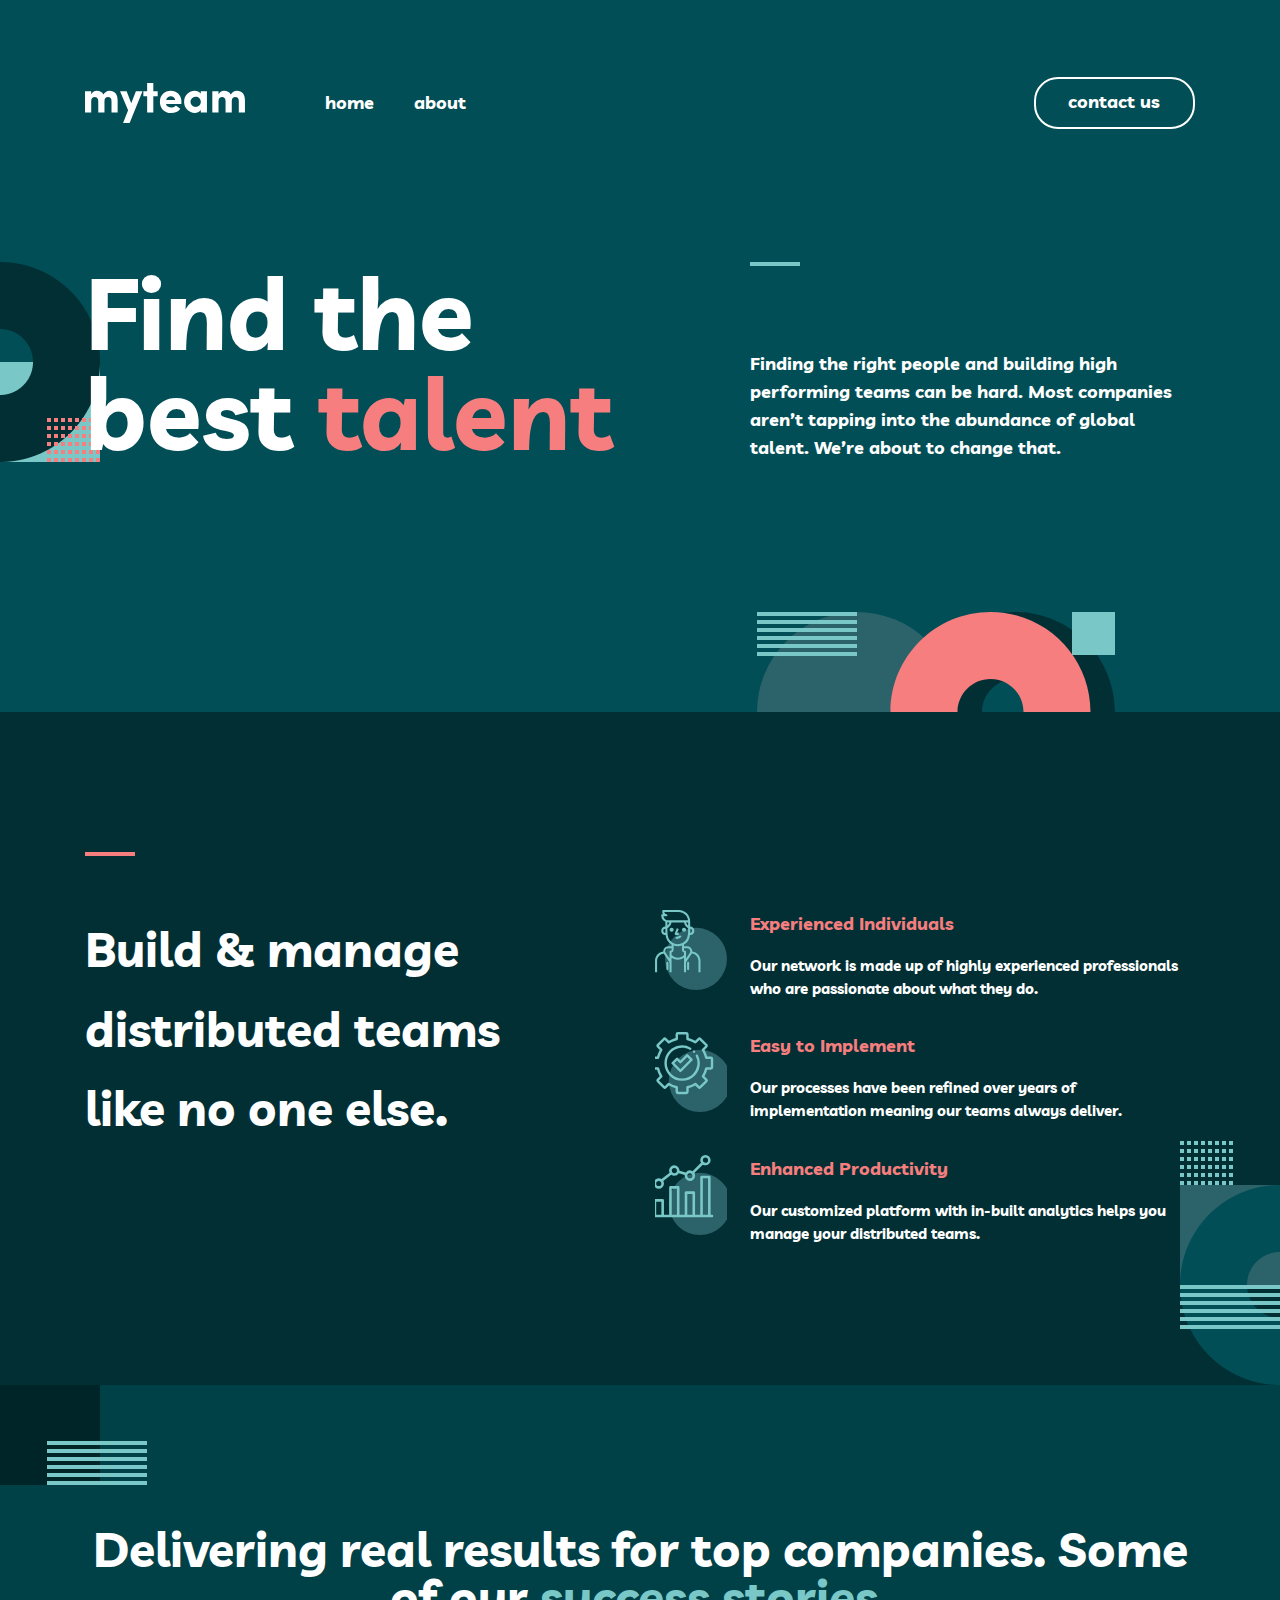
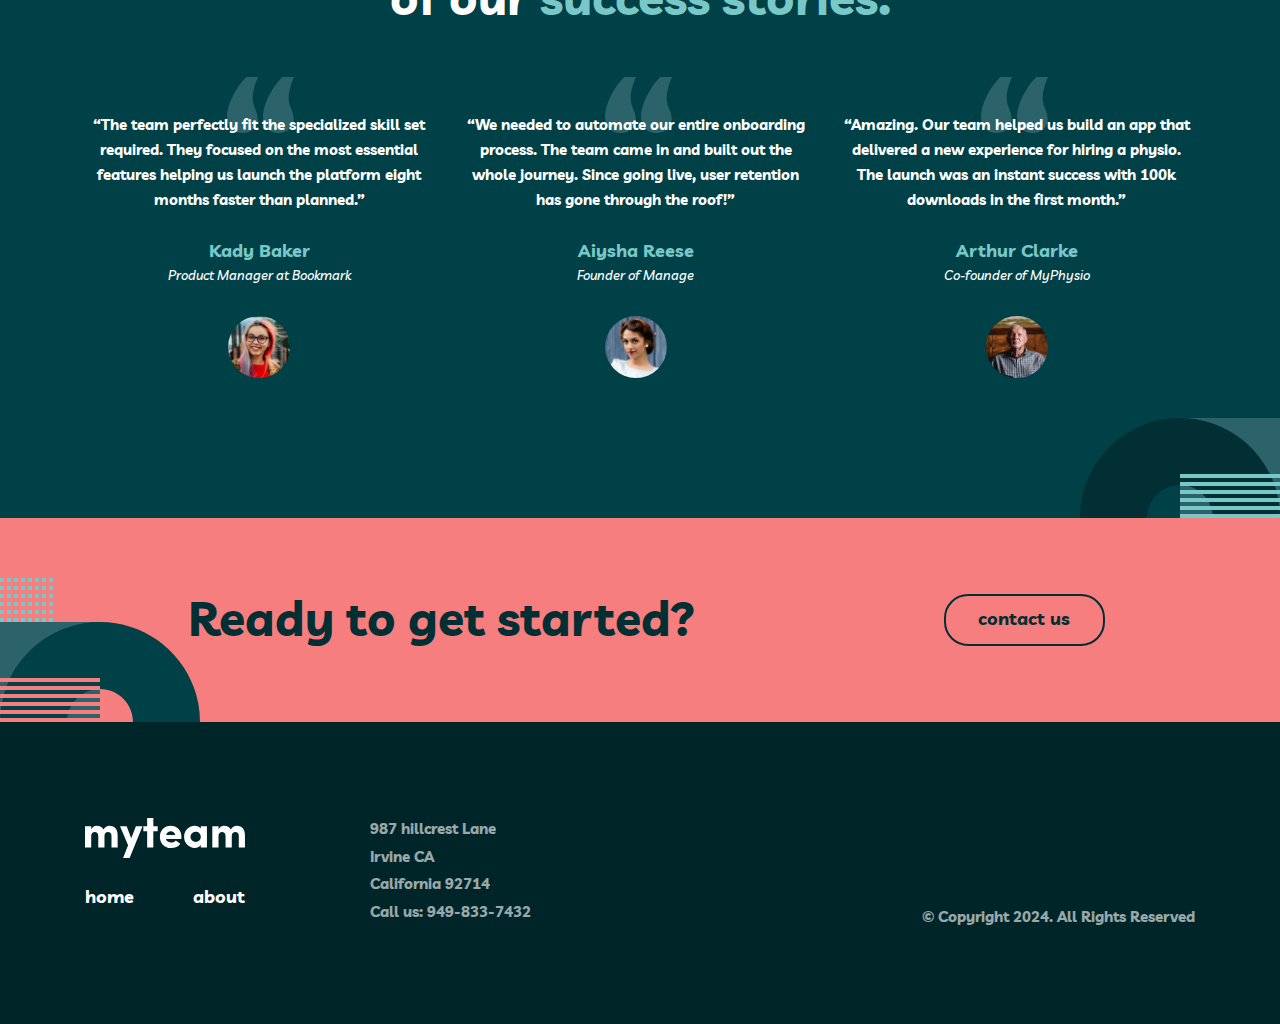
<file: index.html>
<!DOCTYPE html>
<html lang="en">
  <head>
    <meta charset="UTF-8" />
    <meta name="viewport" content="width=device-width, initial-scale=1.0" />
    <title>MT TEAM</title>
    <link
      rel="stylesheet"
      href="https://cdnjs.cloudflare.com/ajax/libs/font-awesome/6.5.2/css/all.min.css"
      integrity="sha512-SnH5WK+bZxgPHs44uWIX+LLJAJ9/2PkPKZ5QiAj6Ta86w+fsb2TkcmfRyVX3pBnMFcV7oQPJkl9QevSCWr3W6A=="
      crossorigin="anonymous"
      referrerpolicy="no-referrer"
    />
    <link rel="stylesheet" href="./css/normalize.css" />
    <link rel="stylesheet" href="./css/style.css" />
    <!-- <link rel="stylesheet" href="./css/style.min.css"> -->
  </head>
  <body>
    <!-- HEADER START -->
    <header class="header">
      <div class="header__container container">
        <div class="header-box">
          <a class="header-logo-link" href="#"
            ><img
              class="header-logo-img"
              src="./images/logo.svg"
              alt=""
              width=""
              height=""
          /></a>
          <nav class="sitenav">
            <ul class="sitenav-list">
              <li class="sitenav-item">
                <a class="sitenav-link" href="./index.html">home</a>
              </li>
              <li class="sitenav-item">
                <a class="sitenav-link" href="./pages/about/about.html"
                  >about</a
                >
              </li>
            </ul>
          </nav>
        </div>
        <a class="header-link btn" href="./pages/contacts/contact.html"
          >contact us</a
        >
        <img
          class="sitenav-img"
          src="./images/icon-hamburger.svg"
          alt=""
          width="20"
          height="17"
        />
      </div>
      <section class="hero">
        <div class="hero__container container">
          <h1 class="hero__container-title">
            Find the <br />
            best <span>talent</span>
          </h1>
          <div class="hero__container-text">
            <hr />
            <p class="hero__container-description">
              Finding the right people and building high performing teams can be
              hard. Most companies aren’t tapping into the abundance of global
              talent. We’re about to change that.
            </p>
          </div>
        </div>
      </section>

      <!-- HUMBURGER -->
      <div class="mobile-nav">
        <nav>
          <a class="humburger-link" href="./index.html">home</a>
          <a class="humburger-link" href="./pages/about/about.html">about</a>
          <a href="./pages/contacts/contact.html" class="mobile-btn header__btn btn">contact us</a>
        </nav>
      </div>
    </header>
    <!-- HEADER END -->

    <!-- MAIN START -->
    <main class="main">
      <section class="features">
        <div class="feature__container container">
          <hr class="main-hr" />

          <div class="feature__container-text">
            <h2 class="feature__container-title">
              Build & manage distributed teams like no one else.
            </h2>

            <div class="features__list">
              <div class="feature__item">
                <img
                  class="feature__item-img"
                  src="./images/icon-person.svg"
                  alt=""
                />
                <div class="feature__item__text">
                  <h3 class="feature__item__text-title">
                    Experienced Individuals
                  </h3>
                  <p class="feature__item__text-description">
                    Our network is made up of highly experienced professionals
                    who are passionate about what they do.
                  </p>
                </div>
              </div>
              <div class="feature__item">
                <img
                  class="feature__item-img"
                  src="./images/icon-cog.svg"
                  alt=""
                />
                <div class="feature__item__text">
                  <h3 class="feature__item__text-title">Easy to Implement</h3>
                  <p class="feature__item__text-description">
                    Our processes have been refined over years of implementation
                    meaning our teams always deliver.
                  </p>
                </div>
              </div>
              <div class="feature__item">
                <img
                  class="feature__item-img"
                  src="./images/icon-chart.svg"
                  alt=""
                />
                <div class="feature__item__text">
                  <h3 class="feature__item__text-title">
                    Enhanced Productivity
                  </h3>
                  <p class="feature__item__text-description">
                    Our customized platform with in-built analytics helps you
                    manage your distributed teams.
                  </p>
                </div>
              </div>
            </div>
          </div>
        </div>
      </section>

      <section class="home">
        <div class="home__container container">
          <h2 class="home__container-title">
            Delivering real results for top companies. Some of our
            <span>success stories.</span>
          </h2>
          <div class="home__container-wrapper">
            <div class="home__container-texts">
              <p class="home__container-description">
                “The team perfectly fit the specialized skill set required. They
                focused on the most essential features helping us launch the
                platform eight months faster than planned.”
              </p>
              <h3 class="home__container-name">Kady Baker</h3>
              <p class="home__container-name-text">
                Product Manager at Bookmark
              </p>
              <img
                class="home__container-img"
                src="./images/avatar-kady.jpg"
                alt=""
                width="62"
                height="62"
              />
            </div>
            <div class="home__container-texts">
              <p class="home__container-description">
                “We needed to automate our entire onboarding process. The team
                came in and built out the whole journey. Since going live, user
                retention has gone through the roof!”
              </p>
              <h3 class="home__container-name">Aiysha Reese</h3>
              <p class="home__container-name-text">Founder of Manage</p>
              <img
                class="home__container-img"
                src="./images/avatar-aiysha.jpg"
                alt=""
                width="62"
                height="62"
              />
            </div>
            <div class="home__container-texts">
              <p class="home__container-description">
                “Amazing. Our team helped us build an app that delivered a new
                experience for hiring a physio. The launch was an instant
                success with 100k downloads in the first month.”
              </p>
              <h3 class="home__container-name">Arthur Clarke</h3>
              <p class="home__container-name-text">Co-founder of MyPhysio</p>
              <img
                class="home__container-img"
                src="./images/avatar-arthur.jpg"
                alt=""
                width="62"
                height="62"
              />
            </div>
          </div>
        </div>
      </section>
      <section class="ready">
        <div class="ready__container container">
          <h2 class="ready__container-title">Ready to get started?</h2>
          <a class="ready__container-btn btn" href="./pages/contacts/contact.html">contact us</a>
        </div>
      </section>
    </main>
    <!-- MAIN END -->

    <!-- FOOTER START -->
    <footer class="footer">
      <div class="footer">
        <div class="footer__container container">
          <div class="footer-left">
            <div class="footer-left__logo">
              <img class="footer__logo-img" src="./images/logo.svg" alt="" />
              <ul class="footer-nav">
                <li>
                  <a href="./index.html" class="footer-link">home</a>
                </li>
                <li>
                  <a href="./pages/about/about.html" class="footer-link"
                    >about</a
                  >
                </li>
              </ul>
              <div class="footer-nav__icon">
                <a href="#"> <i class="fa-brands fa-square-facebook"></i></a>
                <a href="#"><i class="fa-brands fa-pinterest"></i></a>
                <a href="#"> <i class="fa-brands fa-twitter"></i></a>
              </div>
            </div>
            <div class="footer-left__contact">
              <p class="footer-left__contact__item">987 hillcrest Lane</p>
              <p class="footer-left__contact__item">Irvine CA</p>
              <p class="footer-left__contact__item">California 92714</p>
              <a href="tel: 949-833-7432" class="footer-left__contact__item contact-margin">
                Call us:  949-833-7432
              </a>
            </div>
          </div>
          <div class="footer-right">
            <div class="footer-right__contact footer-left__contact">
              <p class="footer-left__contact__item">987 hillcrest Lane</p>
              <p class="footer-left__contact__item">Irvine CA</p>
              <p class="footer-left__contact__item">California 92714</p>
              <a href="tel: 949-833-7432" class="footer-left__contact__item"
                >Call us:  949-833-7432</a
              >
            </div>
            <div class="footer-icon">
              <a href="#"> <i class="fa-brands fa-square-facebook"></i></a>
              <a href="#"><i class="fa-brands fa-pinterest"></i></a>
              <a href="#"> <i class="fa-brands fa-twitter"></i></a>
            </div>
            <div>
              <p class="copyright">
                &copy; Copyright 2024. All Rights Reserved
              </p>
            </div>
          </div>
        </div>
      </div>
    </footer>
    <!-- FOOTER END -->

    <!-- <script>
      document
        .querySelector(".sitenav-img")
        .addEventListener("click", function () {
          document.querySelector(".mobile-nav").style.transform =
            "translateX(0)";
        });

      document
        .querySelector(".mobile-nav")
        .addEventListener("click", function () {
          this.style.transform = "translateX(200%)";
        });
    </script> -->
  </body>
</html>
</file>
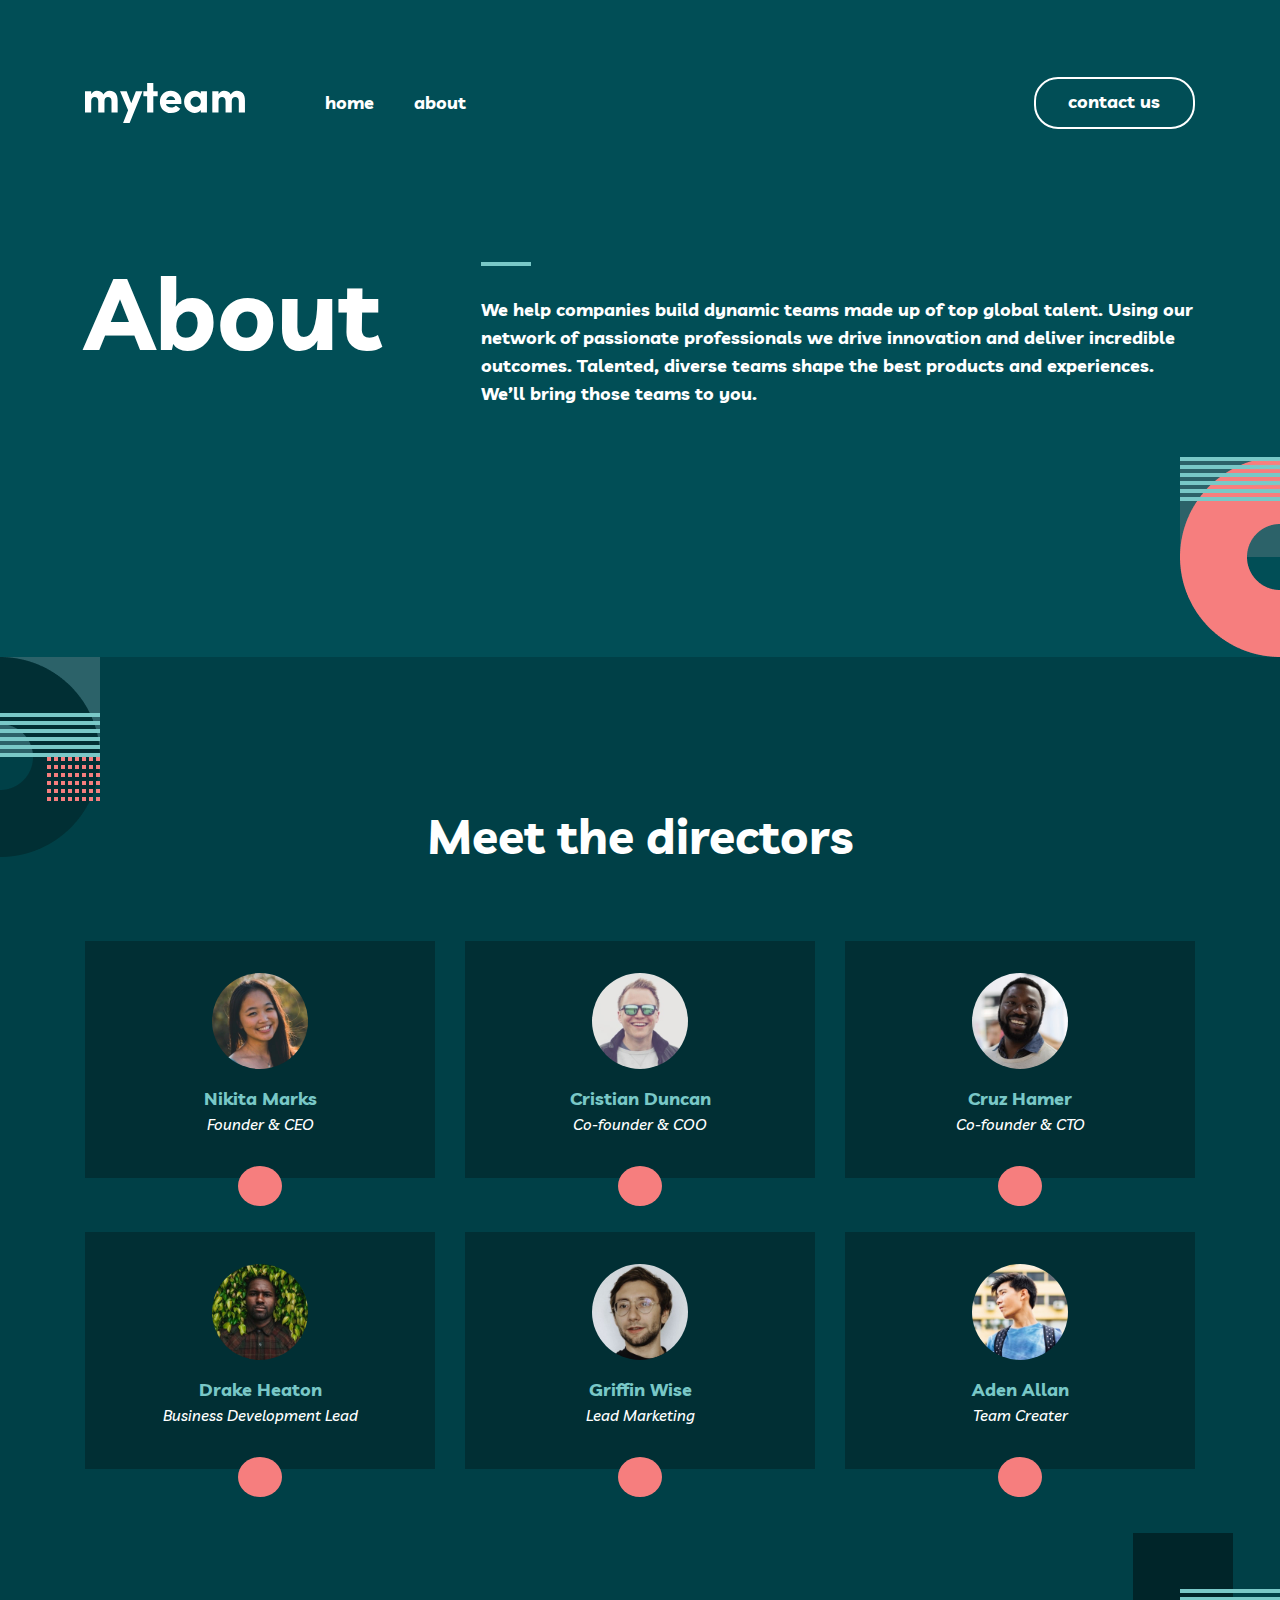
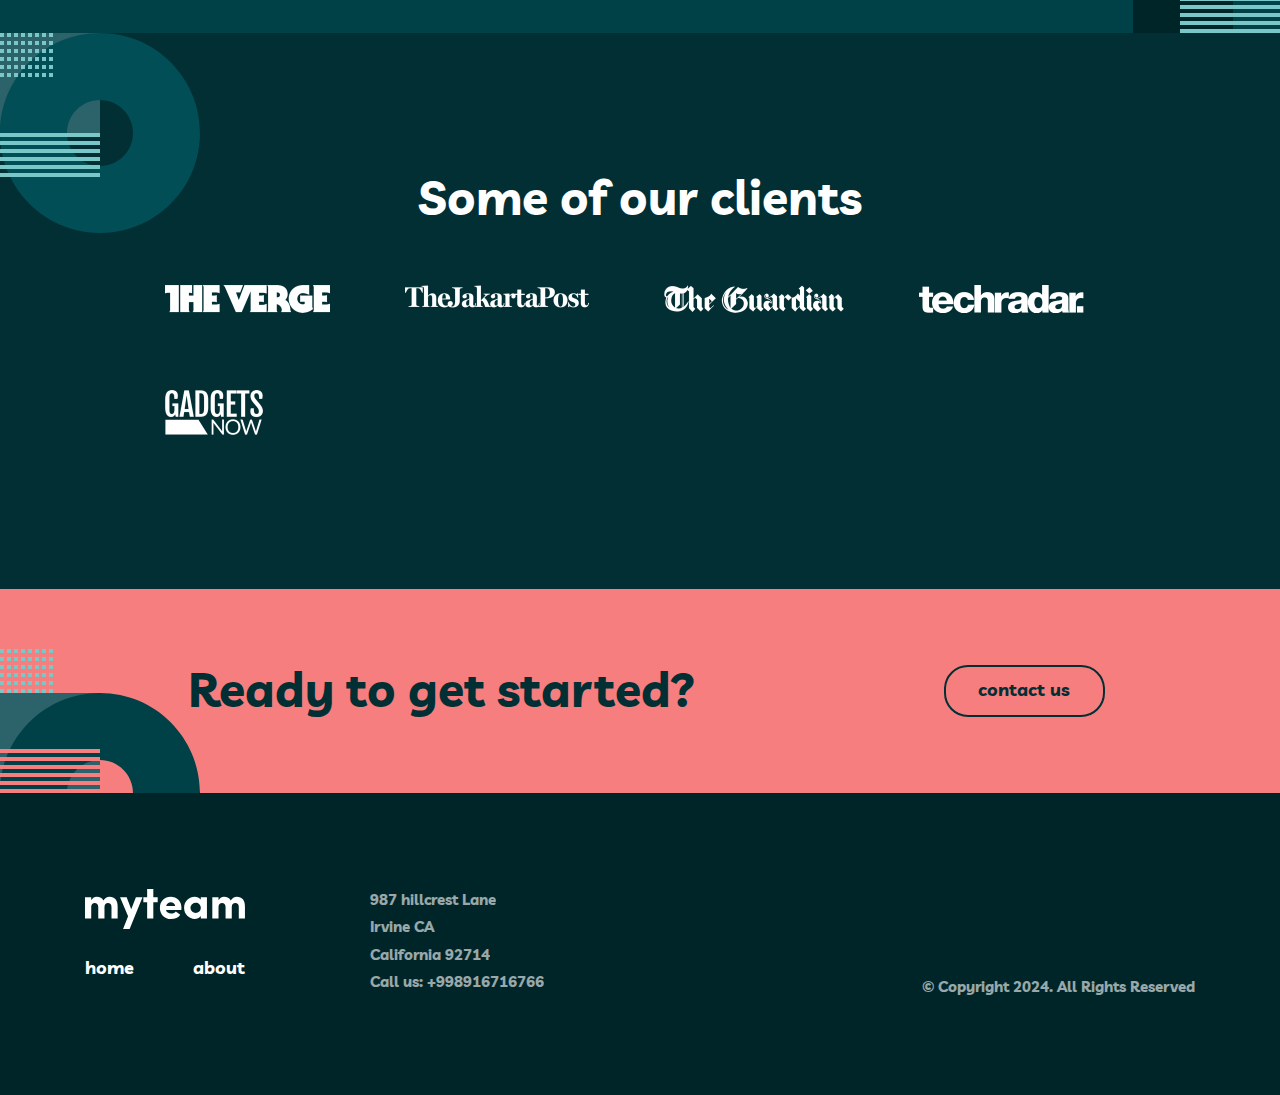
<file: pages/about/about.html>
<!DOCTYPE html>
<html lang="en">
  <head>
    <meta charset="UTF-8" />
    <meta name="viewport" content="width=device-width, initial-scale=1.0" />
    <link rel="stylesheet" href="./about.css" />
    <title>Document</title>
    <link
      rel="stylesheet"
      href="https://cdnjs.cloudflare.com/ajax/libs/font-awesome/6.5.2/css/all.min.css"
      integrity="sha512-SnH5WK+bZxgPHs44uWIX+LLJAJ9/2PkPKZ5QiAj6Ta86w+fsb2TkcmfRyVX3pBnMFcV7oQPJkl9QevSCWr3W6A=="
      crossorigin="anonymous"
      referrerpolicy="no-referrer"
    />
    <link rel="stylesheet" href="../../css/style.css" />
    <link rel="stylesheet" href="./about.css" />
  </head>
  <body>
    <!-- HEADER START -->
    <header class="header">
      <div class="header__container container">
        <div class="header-box">
          <a class="header-logo-link" href="#"
            ><img
              class="header-logo-img"
              src="../../images/logo.svg"
              alt=""
          /></a>
          <nav class="sitenav">
            <ul class="sitenav-list">
              <li class="sitenav-item">
                <a class="sitenav-link" href="../../index.html">home</a>
              </li>
              <li class="sitenav-item">
                <a class="sitenav-link" href="./about.html">about</a>
              </li>
            </ul>
          </nav>
        </div>
        <a class="header-link btn" href="../contacts/contact.html">contact us</a>
        <img
          class="sitenav-img"
          src="../../images/icon-hamburger.svg"
          alt=""
          width="20"
          height="17"
        />
      </div>
      <section class="hero">
        <div class="hero__container container">
          <h1 class="hero__container-title">About</h1>
          <div class="hero__container-text">
            <hr />
            <p class="hero-description">
              We help companies build dynamic teams made up of top global
              talent. Using our network of passionate professionals we drive
              innovation and deliver incredible outcomes. Talented, diverse
              teams shape the best products and experiences. We’ll bring those
              teams to you.
            </p>
          </div>
        </div>
      </section>

      <!-- HUMBURGER -->
      <div class="mobile-nav">
        <nav>
          <a class="humburger-link" href="../../index.html">home</a>
          <a class="humburger-link" href="./about.html">about</a>
          <a href="../contacts/contact.html" class="mobile-btn header__btn btn">contact us</a>
        </nav>
      </div>
    </header>
    <!-- HEADER END -->

    <!-- MAIN START -->
    <main class="main">
      <section class="feature">
        <div class="feature__container container">
          <h2 class="feature__container-title">Meet the directors</h2>
          <div class="cards ">
            <div class="card">
              <div class="card-wrapper">
                <img class="card-img" src="../../images/avatar-nikita.jpg" alt="" width="96" height="96" />
                <h4 class="card-img-name">Nikita Marks</h4>
                <p class="card-text">Founder & CEO</p>
              </div>
              <div class="card-icon"><i class="fa-sharp fa-solid fa-plus icon "></i></div>
              <div class="bg__card">
                <div class="bg-card-wrapper">
                  <h4 class="bg__card-title">Nikita Marks</h4>
                  <p class="bg__card-text">“Nikita Marks-<i>Empowered teams create truly amazing products. Set the north star and let them follow it.</i>”</p>
                  <i class="fa-brands fa-twitter "></i>
                  <i class="fa-brands fa-linkedin "></i>
                </div>
              </div>
            </div>
            <div class="card">
              <div class="card-wrapper">
                <img class="card-img" src="../../images/avatar-christian.jpg" alt="" width="96" height="96" />
                <h4 class="card-img-name">Cristian Duncan</h4>
                <p class="card-text">Co-founder & COO</p>
              </div>
              <div class="card-icon"><i class="fa-sharp fa-solid fa-plus icon "></i></div>
              <div class="bg__card">
                <div class="bg-card-wrapper">
                  <h4 class="bg__card-title">Cristian Duncan</h4>
                  <p class="bg__card-text">“Cristian Dunc<i>an-Empowered teams create truly amazing products. Set the north star and let them follow it.</i>”</p>
                  <i class="fa-brands fa-twitter "></i>
                  <i class="fa-brands fa-linkedin "></i>
                </div>
              </div>
            </div>
            <div class="card">
              <div class="card-wrapper">
                <img class="card-img" src="../../images/avatar-cruz.jpg" alt="" width="96" height="96" />
                <h4 class="card-img-name">Cruz Hamer</h4>
                <p class="card-text">Co-founder & CTO</p>
              </div>
              <div class="card-icon"><i class="fa-sharp fa-solid fa-plus icon "></i></div>
              <div class="bg__card">
                <div class="bg-card-wrapper">
                  <h4 class="bg__card-title">Cruz Hamer</h4>
                  <p class="bg__card-text">“Cruz Hamer-Em<i>powered teams create truly amazing products. Set the north star and let them follow it.</i>”</p>
                  <i class="fa-brands fa-twitter "></i>
                  <i class="fa-brands fa-linkedin "></i>
                </div>
              </div>
            </div>
            <div class="card">
              <div class="card-wrapper">
                <img class="card-img" src="../../images/avatar-drake.jpg" alt="" width="96" height="96" />
                <h4 class="card-img-name">Drake Heaton</h4>
                <p class="card-text">Business Development Lead</p>
              </div>
              <div class="card-icon"><i class="fa-sharp fa-solid fa-plus icon "></i></div>
              <div class="bg__card">
                <div class="bg-card-wrapper">
                  <h4 class="bg__card-title">Drake Heaton</h4>
                  <p class="bg__card-text">“Drake Heaton-<i>Empowered teams create truly amazing products. Set the north star and let them follow it.</i>”</p>
                  <i class="fa-brands fa-twitter "></i>
                  <i class="fa-brands fa-linkedin "></i>
                </div>
              </div>
            </div>
            <div class="card">
              <div class="card-wrapper">
                <img class="card-img" src="../../images/avatar-griffin.jpg" alt="" width="96" height="96" />
                <h4 class="card-img-name">Griffin Wise</h4>
                <p class="card-text">Lead Marketing</p>
              </div>
              <div class="card-icon"><i class="fa-sharp fa-solid fa-plus icon "></i></div>
              <div class="bg__card">
                <div class="bg-card-wrapper">
                  <h4 class="bg__card-title">Griffin Wise</h4>
                  <p class="bg__card-text">“Griffin Wise-<i>Empowered teams create truly amazing products. Set the north star and let them follow it.</i>”</p>
                  <i class="fa-brands fa-twitter "></i>
                  <i class="fa-brands fa-linkedin "></i>
                </div>
              </div>
            </div>
            <div class="card">
              <div class="card-wrapper">
                <img class="card-img" src="../../images/avatar-aden.jpg" alt="" width="96" height="96" />
                <h4 class="card-img-name">Aden Allan</h4>
                <p class="card-text">Team Creater</p>
              </div>
              <div class="card-icon"><i class="fa-sharp fa-solid fa-plus icon "></i></div>
               <div class="bg__card">
              <div class="bg-card-wrapper">
                <h4 class="bg__card-title">Aden Allan</h4>
                <p class="bg__card-text">“Aden Allan-<i>Empowered teams create truly amazing products. Set the north star and let them follow it.</i>”</p>
                <i class="fa-brands fa-twitter "></i>
                <i class="fa-brands fa-linkedin "></i>
              </div>
            </div>
            </div>

          </div>

        </div>
      </section>

      <section class="clients">
        <div class="clients__container container">
          <h2 class="clients__container-title">Some of our clients</h2>
          <ul class="clients__container-list">
            <li class="clients__container-item"><a class="clients__container-link" href="#"><img class="clients__container-img first" src="../../images/logo-the-verge.png" alt="" width="165" height="28"></a></li>
            <li class="clients__container-item"><a class="clients__container-link" href="#"><img class="clients__container-img second" src="../../images/logo-jakarta-post.png" alt="" width="184" height="23"></a></li>
            <li class="clients__container-item"><a class="clients__container-link" href="#"><img class="clients__container-img third" src="../../images/logo-the-guardian.png" alt="" width="180" height="28"></a></li>
            <li class="clients__container-item"><a class="clients__container-link" href="#"><img class="clients__container-img fourth" src="../../images/logo-tech-radar.png" alt="" width="165" height="28"></a></li>
            <li class="clients__container-item"><a class="clients__container-link" href="#"><img class="clients__container-img fifth" src="../../images/logo-gadgets-now.png" alt="" width="98" height="45"></a></li>
          </ul>
        </div>
      </section>

      <section class="ready">
        <div class="ready__container container">
          <h2 class="ready__container-title">Ready to get started?</h2>
          <a class="ready__container-btn btn" href="../contacts/contact.html">contact us</a>
        </div>
      </section>
    </main>
    <!-- MAIN END -->

    <!-- FOOTER START -->
    <footer class="footer">
      <div class="footer">
        <div class="footer__container container">
          <div class="footer-left">
            <div class="footer-left__logo">
              <img
                class="footer__logo-img"
                src="../../images/logo.svg"
                alt=""
              />
              <ul class="footer-nav">
                <li>
                  <a href="../../index.html" class="footer-link">home</a>
                </li>
                <li>
                  <a href="../../pages/about/about.html" class="footer-link"
                    >about</a
                  >
                </li>
              </ul>
              <div class="footer-nav__icon">
                <a href="#"> <i class="fa-brands fa-square-facebook"></i></a>
                <a href="#"><i class="fa-brands fa-pinterest"></i></a>
                <a href="#"> <i class="fa-brands fa-twitter"></i></a>
              </div>
            </div>
            <div class="footer-left__contact">
              <p class="footer-left__contact__item">987 hillcrest Lane</p>
              <p class="footer-left__contact__item">Irvine CA</p>
              <p class="footer-left__contact__item">California 92714</p>
              <a href="tel:" class="footer-left__contact__item contact-margin">
                Call us: +998916716766
              </a>
            </div>
          </div>
          <div class="footer-right">
            <div class="footer-right__contact footer-left__contact">
              <p class="footer-left__contact__item">987 hillcrest Lane</p>
              <p class="footer-left__contact__item">Irvine CA</p>
              <p class="footer-left__contact__item">California 92714</p>
              <a href="tel:" class="footer-left__contact__item"
                >Call us: +99891 6716766</a
              >
            </div>
            <div class="footer-icon">
              <a href="#"> <i class="fa-brands fa-square-facebook"></i></a>
              <a href="#"><i class="fa-brands fa-pinterest"></i></a>
              <a href="#"> <i class="fa-brands fa-twitter"></i></a>
            </div>
            <div>
              <p class="copyright">
                &copy; Copyright 2024. All Rights Reserved
              </p>
            </div>
          </div>
        </div>
      </div>
    </footer>
    <!-- FOOTER END -->
    <script>
      document
        .querySelector(".sitenav-img")
        .addEventListener("click", function () {
          document.querySelector(".mobile-nav").style.transform =
            "translateX(0)";
        });

      document
        .querySelector(".mobile-nav")
        .addEventListener("click", function () {
          this.style.transform = "translateX(200%)";
        });
    </script>
  </body>
</html>
</file>
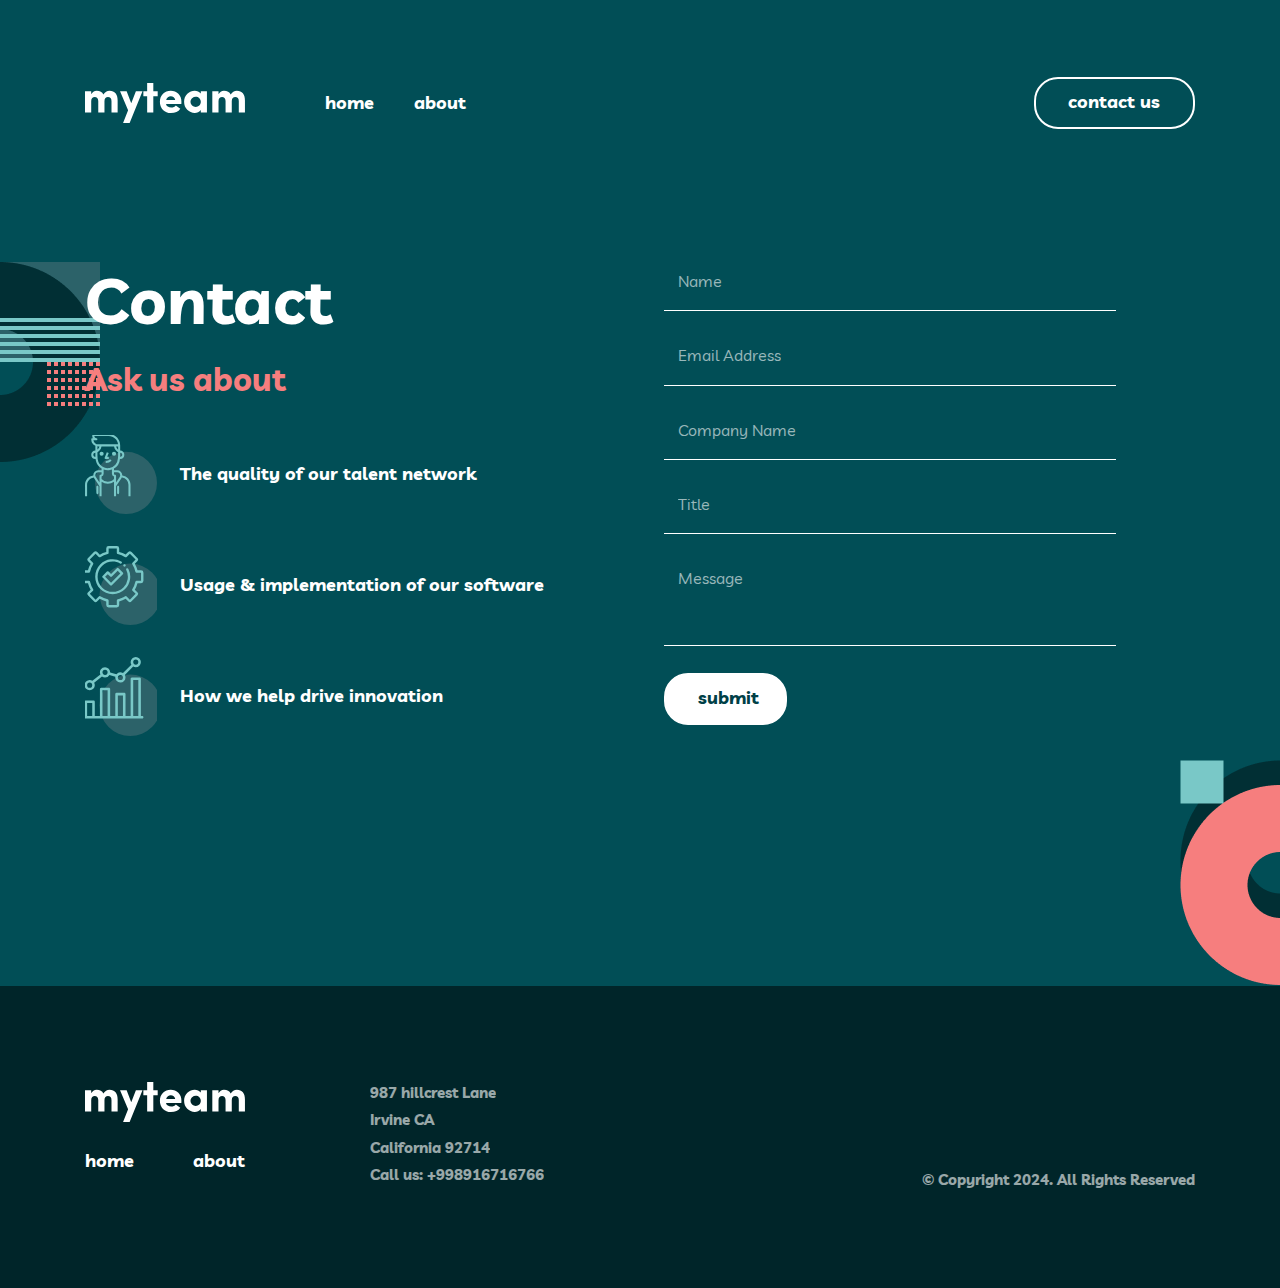
<file: pages/contacts/contact.html>
<!DOCTYPE html>
<html lang="en">
  <head>
    <meta charset="UTF-8" />
    <meta name="viewport" content="width=device-width, initial-scale=1.0" />
    <link rel="stylesheet" href="./contact.css" />
    <title>Document</title>
    <link
      rel="stylesheet"
      href="https://cdnjs.cloudflare.com/ajax/libs/font-awesome/6.5.2/css/all.min.css"
      integrity="sha512-SnH5WK+bZxgPHs44uWIX+LLJAJ9/2PkPKZ5QiAj6Ta86w+fsb2TkcmfRyVX3pBnMFcV7oQPJkl9QevSCWr3W6A=="
      crossorigin="anonymous"
      referrerpolicy="no-referrer"
    />
    <link rel="stylesheet" href="../../css/style.css" />
    <link rel="stylesheet" href="./contact.css" />
  </head>
  <body>
    <!-- HEADER START -->
    <header class="header">
      <div class="header__container container">
        <div class="header-box">
          <a class="header-logo-link" href="#"
            ><img
              class="header-logo-img"
              src="../../images/logo.svg"
              alt=""
              width=""
              height=""
          /></a>
          <nav class="sitenav">
            <ul class="sitenav-list">
              <li class="sitenav-item">
                <a class="sitenav-link" href="../../index.html">home</a>
              </li>
              <li class="sitenav-item">
                <a class="sitenav-link" href="../about/about.html">about</a>
              </li>
            </ul>
          </nav>
        </div>
        <a class="header-link btn" href="./contact.html">contact us</a>
        <img
          class="sitenav-img"
          src="../../images/icon-hamburger.svg"
          alt=""
          width="20"
          height="17"
        />
      </div>
      <!-- HUMBURGER -->
      <div class="mobile-nav">
        <nav>
          <a class="humburger-link" href="../../index.html">home</a>
          <a class="humburger-link" href="../about/about.html">about</a>
          <a href="./contact.html" class="mobile-btn header__btn btn"
            >contact us</a
          >
        </nav>
      </div>


       <!-- HUMBURGER -->
       <div class="mobile-nav">
        <nav>
          <a class="humburger-link" href="./index.html">home</a>
          <a class="humburger-link" href="./pages/about/about.html">about</a>
          <a href="./pages/contacts/contact.html" class="mobile-btn header__btn btn">contact us</a>
        </nav>
      </div>
    </header>
    <!-- HEADER END -->

    <!-- MAIN START -->
    <main class="main">
      <section class="hero">
        <div class="hero__container container">
          <div class="hero__container-text">
            <h1 class="hero__container-title">Contact</h1>
            <h2 class="hero__container-recomendation">Ask us about</h2>
            <div class="features__list">
              <div class="feature__item">
                <img
                  class="feature__item-img"
                  src="../../images/icon-person.svg"
                  alt=""
                />
                <div class="feature__item__text">
                  <p class="feature__item__text-description">
                    The quality of our talent network
                  </p>
                </div>
              </div>
              <div class="feature__item">
                <img
                  class="feature__item-img"
                  src="../../images/icon-cog.svg"
                  alt=""
                />
                <div class="feature__item__text">
                  <p class="feature__item__text-description">
                    Usage & implementation of our software
                  </p>
                </div>
              </div>
              <div class="feature__item">
                <img
                  class="feature__item-img"
                  src="../../images/icon-chart.svg"
                  alt=""
                />
                <div class="feature__item__text">
                  <p class="feature__item__text-description">
                    How we help drive innovation
                  </p>
                </div>
              </div>
            </div>
          </div>
          <div class="form-wrapper">
            <form class="form" action="">
              <label class="form-label">
                <input class="form-input" type="text" placeholder="Name" required>
              </label>
              <label class="form-label">
                <input class="form-input" type="text" placeholder="Email Address" required>
              </label>
              <label class="form-label">
                <input class="form-input" type="text" placeholder="Company Name" required>
              </label>
              <label class="form-label">
                <input class="form-input" type="text" placeholder="Title" required>
              </label>
              <label class="form-label">
                <textarea class="form-input"rea cols="30" rows="3" placeholder="Message" required></textarea>
              </label>
           <button class="form-btn btn">submit</button>

            </form>
          </div>
        </div>

      </section>
    </main>
    <!-- MAIN END -->

    <!-- FOOTER START -->
    <footer class="footer">
      <div class="footer">
        <div class="footer__container container">
          <div class="footer-left">
            <div class="footer-left__logo">
              <img
                class="footer__logo-img"
                src="../../images/logo.svg"
                alt=""
              />
              <ul class="footer-nav">
                <li>
                  <a href="../../index.html" class="footer-link">home</a>
                </li>
                <li>
                  <a href="../about/about.html" class="footer-link">about</a>
                </li>
              </ul>
              <div class="footer-nav__icon">
                <a href="#"> <i class="fa-brands fa-square-facebook"></i></a>
                <a href="#"><i class="fa-brands fa-pinterest"></i></a>
                <a href="#"> <i class="fa-brands fa-twitter"></i></a>
              </div>
            </div>
            <div class="footer-left__contact">
              <p class="footer-left__contact__item">987 hillcrest Lane</p>
              <p class="footer-left__contact__item">Irvine CA</p>
              <p class="footer-left__contact__item">California 92714</p>
              <a href="tel:" class="footer-left__contact__item contact-margin">
                Call us: +998916716766
              </a>
            </div>
          </div>
          <div class="footer-right">
            <div class="footer-right__contact footer-left__contact">
              <p class="footer-left__contact__item">987 hillcrest Lane</p>
              <p class="footer-left__contact__item">Irvine CA</p>
              <p class="footer-left__contact__item">California 92714</p>
              <a href="tel:" class="footer-left__contact__item"
                >Call us: +99891 6716766</a
              >
            </div>
            <div class="footer-icon">
              <a href="#"> <i class="fa-brands fa-square-facebook"></i></a>
              <a href="#"><i class="fa-brands fa-pinterest"></i></a>
              <a href="#"> <i class="fa-brands fa-twitter"></i></a>
            </div>
            <div>
              <p class="copyright">
                &copy; Copyright 2024. All Rights Reserved
              </p>
            </div>
          </div>
        </div>
      </div>
    </footer>
    <!-- FOOTER END -->

    <script>
      document
        .querySelector(".sitenav-img")
        .addEventListener("click", function () {
          document.querySelector(".mobile-nav").style.transform =
            "translateX(0)";
        });

      document
        .querySelector(".mobile-nav")
        .addEventListener("click", function () {
          this.style.transform = "translateX(200%)";
        });
    </script>
  </body>
</html>
</file>
<file: pages/about/about.css>
@import url(../../css/style.css);

.hero {
  background: url(../../images/contact-hero-bg-img.png) right bottom no-repeat;
}
.hero__container {
  display: flex;
  padding-bottom: 25rem;
  gap: 10rem;
}
.hero__container-text {
  display: flex;
  flex-direction: column;
  gap: 3rem;
}
hr {
  border: none;
  width: 50px;
  height: 4px;
  background-color: var(--rapture-blue);
}
.hero-description {
  font-size: var(--body1-font);
  font-weight: 600;
  line-height: var(--body1-lh);
  text-align: left;
  color: var(--wight-color);
}

.feature {
  background: url(../../images/about-feature-bg-top-img.png) top left no-repeat,
    url(../../images/feature-bg-bottom-img.svg) bottom right no-repeat;
  background-color: var(--deep-jungle-green);
}

.feature__container {
  display: flex;
  flex-direction: column;
  align-items: center;
  padding-left: 5rem;
  padding-right: 5rem;
}

.feature__container-title {
  font-size: var(--h2-font);
  font-weight: 700;
  line-height: var(--body2-lh);
  text-align: center;
  color: var(--wight-color);
  margin-bottom: 6.4rem;
}

.cards {
  display: flex;
  flex-wrap: wrap;
  gap: 3rem;
}

.card {
  display: flex;
  flex-direction: column;
  align-items: center;
  text-align: center;
  padding-top: 3.2rem;
  width: 350px;
  background-color: var(--sacramento-state-green);
  margin-bottom: 2.4rem;
  position: relative;
  transition: transform 5s;
  &:hover .bg__card {
    opacity: 1;
  }
  &:hover .card-icon {
    transform: rotate(-135deg);
    background-color: var(--rapture-blue);
  }
}

.card:nth-child(4) {
  display: flex;
  flex-direction: column;
  align-items: center;
  text-align: center;
}

.card-wrapper {
  margin-bottom: 2.8rem;
}

.card-img {
  margin-left: auto;
  margin-right: auto;
  border-radius: 50%;
  margin-bottom: 1.6rem;
}

.card-img-name {
  font-size: var(--body1-font);
  font-weight: 700;
  line-height: var(--body1-lh);
  color: var(--rapture-blue);
}

.card-text {
  font-size: var(--body2-font);
  font-style: italic;
  font-weight: 500;
  line-height: var(--body2-lh);
  color: var(--wight-color);
}

.deg {
  transform: rotate(45deg);
}

.icon {
  font-size: 32px;
  font-weight: 700;
}

.card-icon {
  padding: 2rem;
  padding-left: 2.2rem;
  padding-right: 2.2rem;
  border-radius: 50%;
  background-color: var(--light-color);
  margin-bottom: -2.8rem;
  transition: transform 0.6s ease;
  z-index: 100;
}

.bg__card {
  position: absolute;
  content: "";
  padding-top: 3.5rem;
  padding-left: 2.4rem;
  padding-right: 2.4rem;
  background-color: rgba(0, 0, 0, 0.9);
  color: var(--wight-color);
  top: 0;
  right: 0;
  bottom: 0;
  left: 0;
  opacity: 0;
  overflow: hidden;
}
.bg__card-title {
  font-size: var(--h3-font);
  font-weight: 700;
  line-height: var(--h3-font-lh);
  text-align: center;
  color: var(--rapture-blue);
  margin-bottom: 1rem;
}
.bg__card-text {
  font-size: var(--body2-font);
  font-weight: 600;
  line-height: var(--body2-lh);
  text-align: center;
  color: var(--wight-color);
  margin-bottom: 2.4rem;
}

/* CLIENTS DESCTOP */
.clients {
  background: url(../../images/about-clients-bg-img.svg) top left no-repeat;
  background-color: var(--sacramento-state-green);
  padding-top: 14rem;
  padding-bottom: 15.1rem;
  padding-left: 16.5rem;
  padding-right: 16.5rem;
}

.clients__container {
  padding: 0;
}

.clients__container-title {
  font-size: var(--h2-font);
  font-weight: 700;
  line-height: var(--h2-font-lh);
  text-align: center;
  color: var(--wight-color);
  margin-bottom: 6.4rem;
}

.clients__container-list {
  display: flex;
  flex-wrap: wrap;
  gap: 7.5rem;
}

.clients__container-link:hover {
  transform: scale(1.3);
}

/* BREACKPOINT */

/* TABLET START */
@media (max-width: 1000px) {
  .hero__container {
    padding-left: 0;
    padding-right: 0;
    gap: 0;
    max-width: 457px;
  }
  .header__container {
    margin-bottom: 11.2rem;
  }

  .hero__container-title {
    font-size: var(--h1-small);
    font-weight: 700;
    line-height: var(--h1-small-lh);
    text-align: center;
    margin-bottom: 2.4rem;
  }

  .hero-description {
    font-size: var(--body2-font);
    font-weight: 600;
    line-height: var(--body2-lh);
    text-align: center;
  }

  /* FEATURE TABLET */

  .feature__container-title {
    margin-bottom: 4.8rem;
  }

  .cards {
    gap: 1.1rem;
  }
  .card {
    /* width: 281px; */
    margin-bottom: 7.6rem;
  }

  .feature__container {
    padding-left: 9.7rem;
    padding-right: 9.8rem;
  }
  /* CLIENTS tablet */

  .clients {
    background: url(../../images/about-clients-bg-img.svg) top -10rem left no-repeat;
    background-color: var(--sacramento-state-green);
    padding-top: 10rem;
    padding-bottom: 10rem;
    padding-left: 2.4rem;
    padding-right: 2.4rem;
  }

  .clients__container-title {
    font-size: 3.2rem;
    font-weight: 700;
    line-height: 1;
    text-align: center;
    color: var(--wight-color);
    margin-bottom: 6.4rem;
  }

  .clients__container-list {
    gap: 3rem;
  }

  .first {
    width: 120px;
    height: 18px;
  }

  .second {
    width: 150px;
    height: 16px;
  }
  .third {
    width: 130px;
    height: 15px;
  }
  .fourth {
    width: 120px;
    height: 20px;
  }
  .fifth {
    width: 70px;
    height: 32px;
  }
}
/* TABLET END */

/* MOBILE START */
@media (max-width: 450px) {
  .hero__container {
    padding-left: 2.4rem;
    padding-right: 2.4rem;
    gap: 0;
  }
  .header__container {
    margin-bottom: 8rem;
  }

  .hero__container-title {
    font-family: Livvic;
    font-size: 4rem;
    font-weight: 700;
    line-height: 1;
    text-align: center;
    margin-bottom: 1.6rem;
  }

  .hero-description {
    font-family: Livvic;
    font-size: var(--body2-font);
    font-weight: 600;
    line-height: var(--body2-lh);
    text-align: center;
  }
  /* FEATURE MOBILE   */

  .feature {
    background: url(../../images/about-feature-bg-top-img.png) top -10rem left no-repeat,
      url(../../images/feature-bg-bottom-img.svg) bottom right no-repeat;
    background-color: var(--deep-jungle-green);
    padding-top: 8.8rem;
  }

  .feature__container-title {
    font-size: 3.2rem;
    font-weight: 700;
    line-height: 1;
    text-align: center;
    margin-bottom: 4.8rem;
  }

  .cards {
    gap: 1.1rem;
  }
  .card {
    margin-bottom: 7.6rem;
  }

  .feature__container {
    margin-left: auto;
    margin-right: auto;
    padding-left: 2.4rem;
    padding-right: 2.4rem;
  }
  /* CLIENTS   mobile */

  .clients {
    background: url(../../images/about-clients-bg-img.svg) top -10rem left -10rem
      no-repeat;
    background-color: var(--sacramento-state-green);
    padding-top: 10rem;
    padding-bottom: 8.8rem;
    margin-left: 0;
    margin-right: 0;
    padding-left: 0;
    padding-right: 0;
  }

  .clients__container-title {
    font-size: 3.2rem;
    font-weight: 700;
    line-height: 1;
    text-align: center;
    color: var(--wight-color);
    margin-bottom: 8rem;
    width: 327px;
  }

  .clients__container-list {
    display: flex;
    flex-direction: column;
    align-items: center;
    gap: 7rem;
  }
}
/* MOBILE END */
</file>
<file: pages/contacts/contact.css>
@import url(../../css/style.css);

.hero {
  background: url(../../images/contact-hero-bg-top-img.png) top left no-repeat,
    url(../../images/contact-hero-bg-bottom-img.png) bottom right no-repeat;
  background-color: var(--midnight-green);
}

.hero__container {
  display: flex;
  gap: 12rem;
  justify-content: flex-start;
}

.feature__item {
  display: flex;
  align-items: center;
}

.hero__container-title {
  font-size: var(--h1-small);
  font-weight: 700;
  line-height: 1.2;
  text-align: left;
  margin-bottom: 1.6rem;
}

.hero__container-recomendation {
  font-size: 3.2rem;
  font-weight: 700;
  line-height: 1.5;
  text-align: left;
  color: var(--light-color);
  margin-bottom: 3.2rem;
}

.feature__item-img {
  width: 72px;
  height: 79px;
}

.feature__item__text-description {
  font-size: var(--h3-font);
  font-weight: 700;
  line-height: var(--h3-font-lh);
  text-align: left;
}

.form-wrapper {
  max-width: 452px;
  width: 100%;
}

.form {
  display: flex;
  flex-direction: column;
}

.form-input {
  border: none;
  background-color: transparent;
  width: 100%;
  padding-left: 1.4rem;
  padding-top: 1rem;
  padding-bottom: 2rem;
  border-bottom: 1px solid var(--wight-color);
  margin-bottom: 2.5rem;
  font-size: 16px;
  color: var(--wight-color);

  &:focus {
    outline: none;
    border: none;
   border-bottom: 1px solid var(--wight-color);
  }
}

textarea {
  resize: none;
  &:focus {
    outline: none;
    border: none;
   border-bottom: 1px solid var(--wight-color);
  }
}
.form-input::placeholder {
  font-size: 16px;
  color: var(--wight-color);
  opacity: 0.6;
}

.form-btn {
  background-color: var(--wight-color);
  color: var(--deep-jungle-green);
  padding-top: 0.9rem;
  padding-bottom: 1.1rem;
  padding-left: 3.2rem;
  padding-right: 3.2rem;
  width: 123px;
  cursor: pointer;


  &:hover {
    background-color: var(--sacramento-state-green);
    color: var(--wight-color);
    border-color: var(--wight-color);
  }


  &:active {
    opacity: 0.5;
  }
}
/* BREAKPOINT  */

/* CONTACT TABLET  START*/
@media (max-width: 1000px) {
  .hero__container {
    display: flex;
    flex-direction: column;
    gap: 6rem;
  }

  .hero__container-title {
    text-align: center;
    margin-bottom: 2.4rem;
  }

  .hero__container-recomendation {
    text-align: center;
    margin-bottom: 2.4rem;
  }
  .form-btn {
    /* padding-bottom: 0; */
  }
}

/* CONTACT TABLET  END*/

/* CONTACT MOBILE START*/

@media (max-width: 450px) {
  .hero {
    background: url(../../images/contact-hero-bg-bottom-img.png) bottom -10rem right
      no-repeat;
    background-color: var(--midnight-green);
  }

  .hero__container {
    padding-bottom: 10rem;
  }

  .hero__container-title {
    font-size: 4rem;
    font-weight: 700;
    line-height: 1;
    text-align: center;
    margin-bottom: 1.6rem;
  }

  .feature__item {
    display: flex;
  }

  .hero__container-recomendation {
    font-family: Livvic;
    font-size: 3.2rem;
    font-weight: 700;
    line-height: 1.5;
    text-align: center;
    margin-bottom: 4rem;
  }

  .feature__item__text-description {
    font-size: var(--body1-font);
    font-weight: 700;
    line-height: var(--body1-lh);
    text-align: center;
  }
}

/* CONTACT MOBILE END*/
</file>
<file: css/style.css>
@import url(./fonts.css);
@import url(./normalize.css);
@import url(./base.css);
@import url(./varibles.css);
</file>
